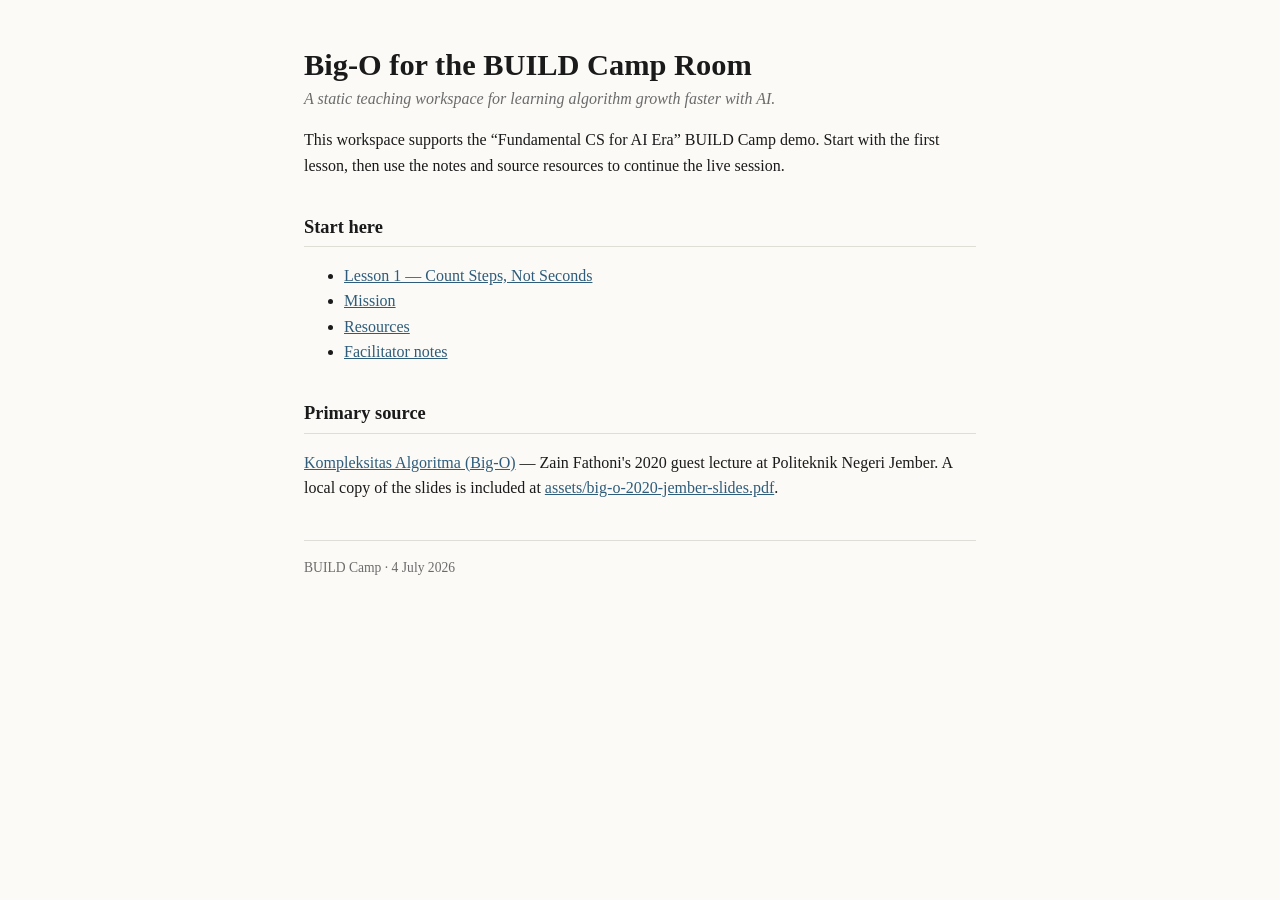
<file: index.html>
<!DOCTYPE html>
<html lang="en">
<head>
<meta charset="utf-8">
<meta name="viewport" content="width=device-width, initial-scale=1">
<title>Big-O for the BUILD Camp Room</title>
<link rel="stylesheet" href="assets/lesson.css">
</head>
<body>
<main>
<h1>Big-O for the BUILD Camp Room</h1>
<p class="sub">A static teaching workspace for learning algorithm growth faster with AI.</p>

<p>This workspace supports the “Fundamental CS for AI Era” BUILD Camp demo. Start with the first lesson, then use the notes and source resources to continue the live session.</p>

<h2>Start here</h2>
<ul>
  <li><a href="lessons/0001-count-steps-not-seconds.html">Lesson 1 — Count Steps, Not Seconds</a></li>
  <li><a href="MISSION.md">Mission</a></li>
  <li><a href="RESOURCES.md">Resources</a></li>
  <li><a href="NOTES.md">Facilitator notes</a></li>
</ul>

<h2>Primary source</h2>
<p><a href="https://zainf.dev/big-o">Kompleksitas Algoritma (Big-O)</a> — Zain Fathoni's 2020 guest lecture at Politeknik Negeri Jember. A local copy of the slides is included at <a href="assets/big-o-2020-jember-slides.pdf">assets/big-o-2020-jember-slides.pdf</a>.</p>

<p class="foot">BUILD Camp · 4 July 2026</p>
</main>
</body>
</html>
</file>
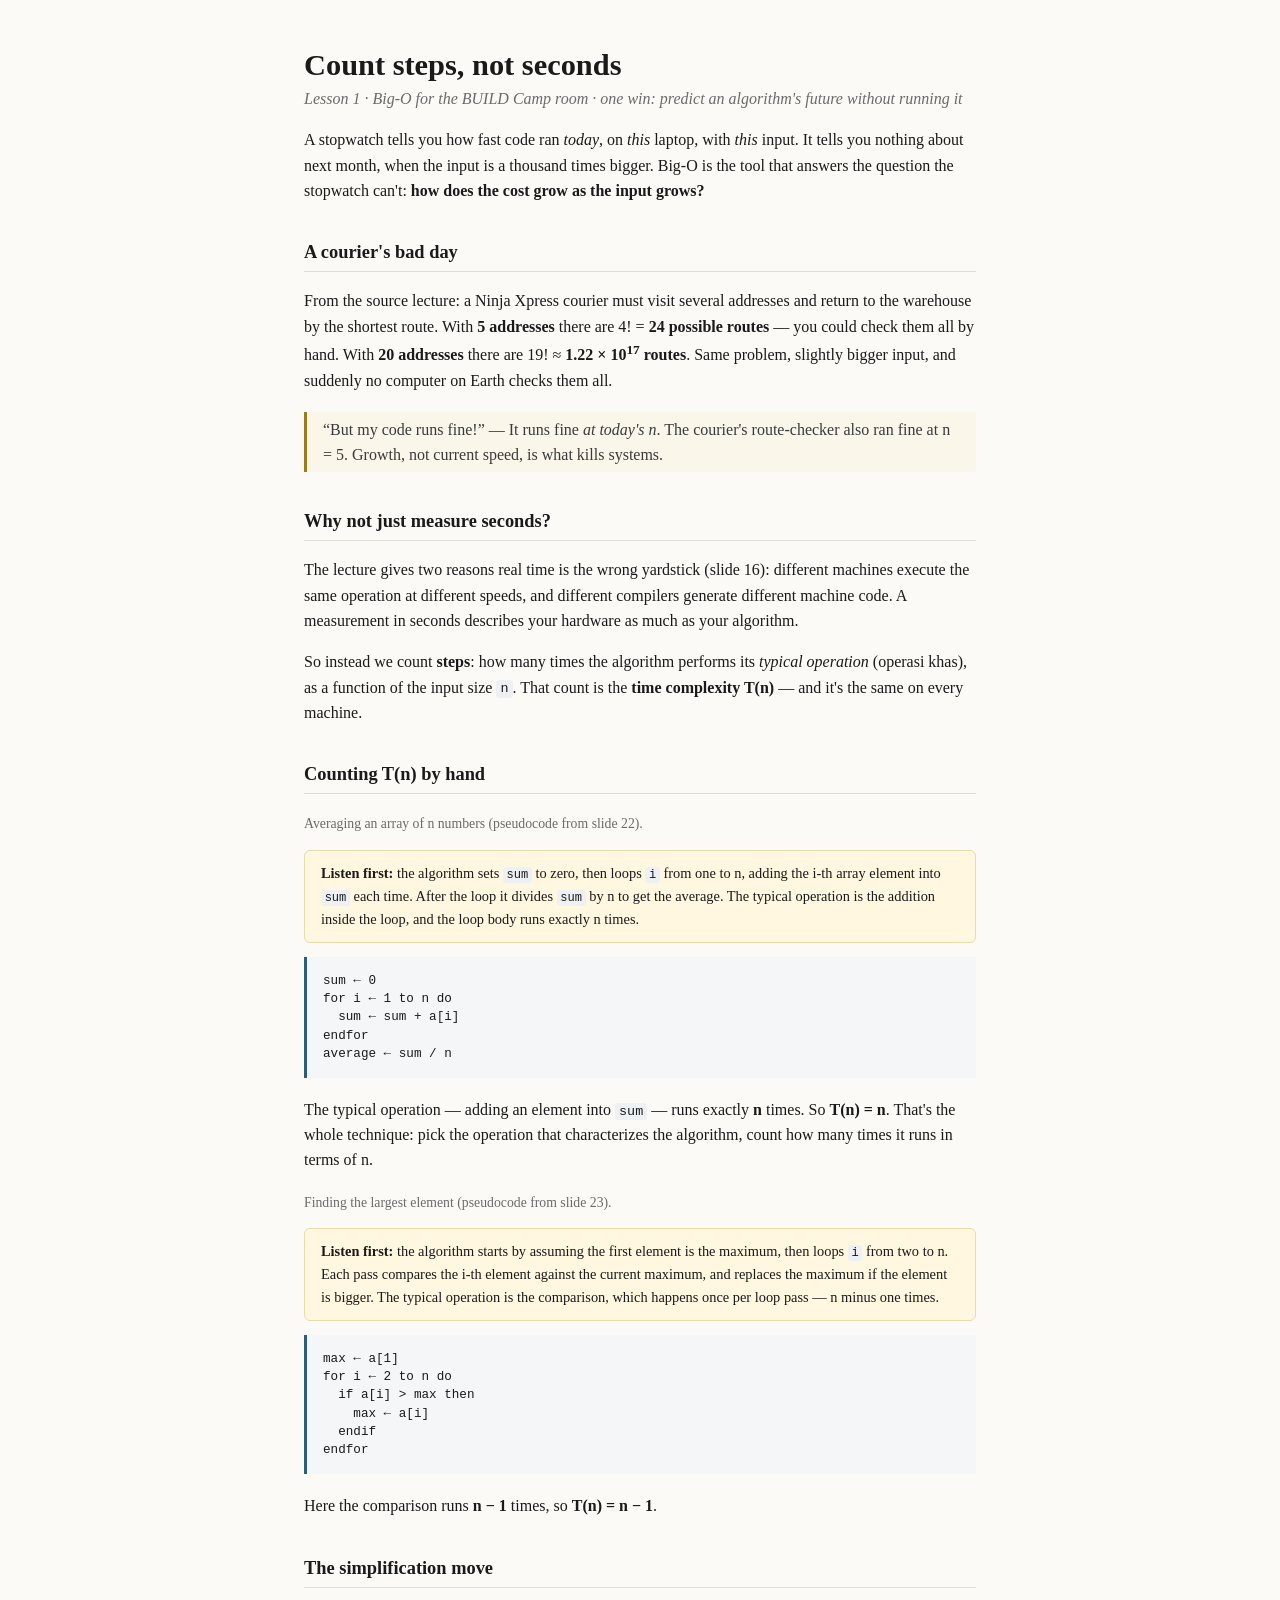
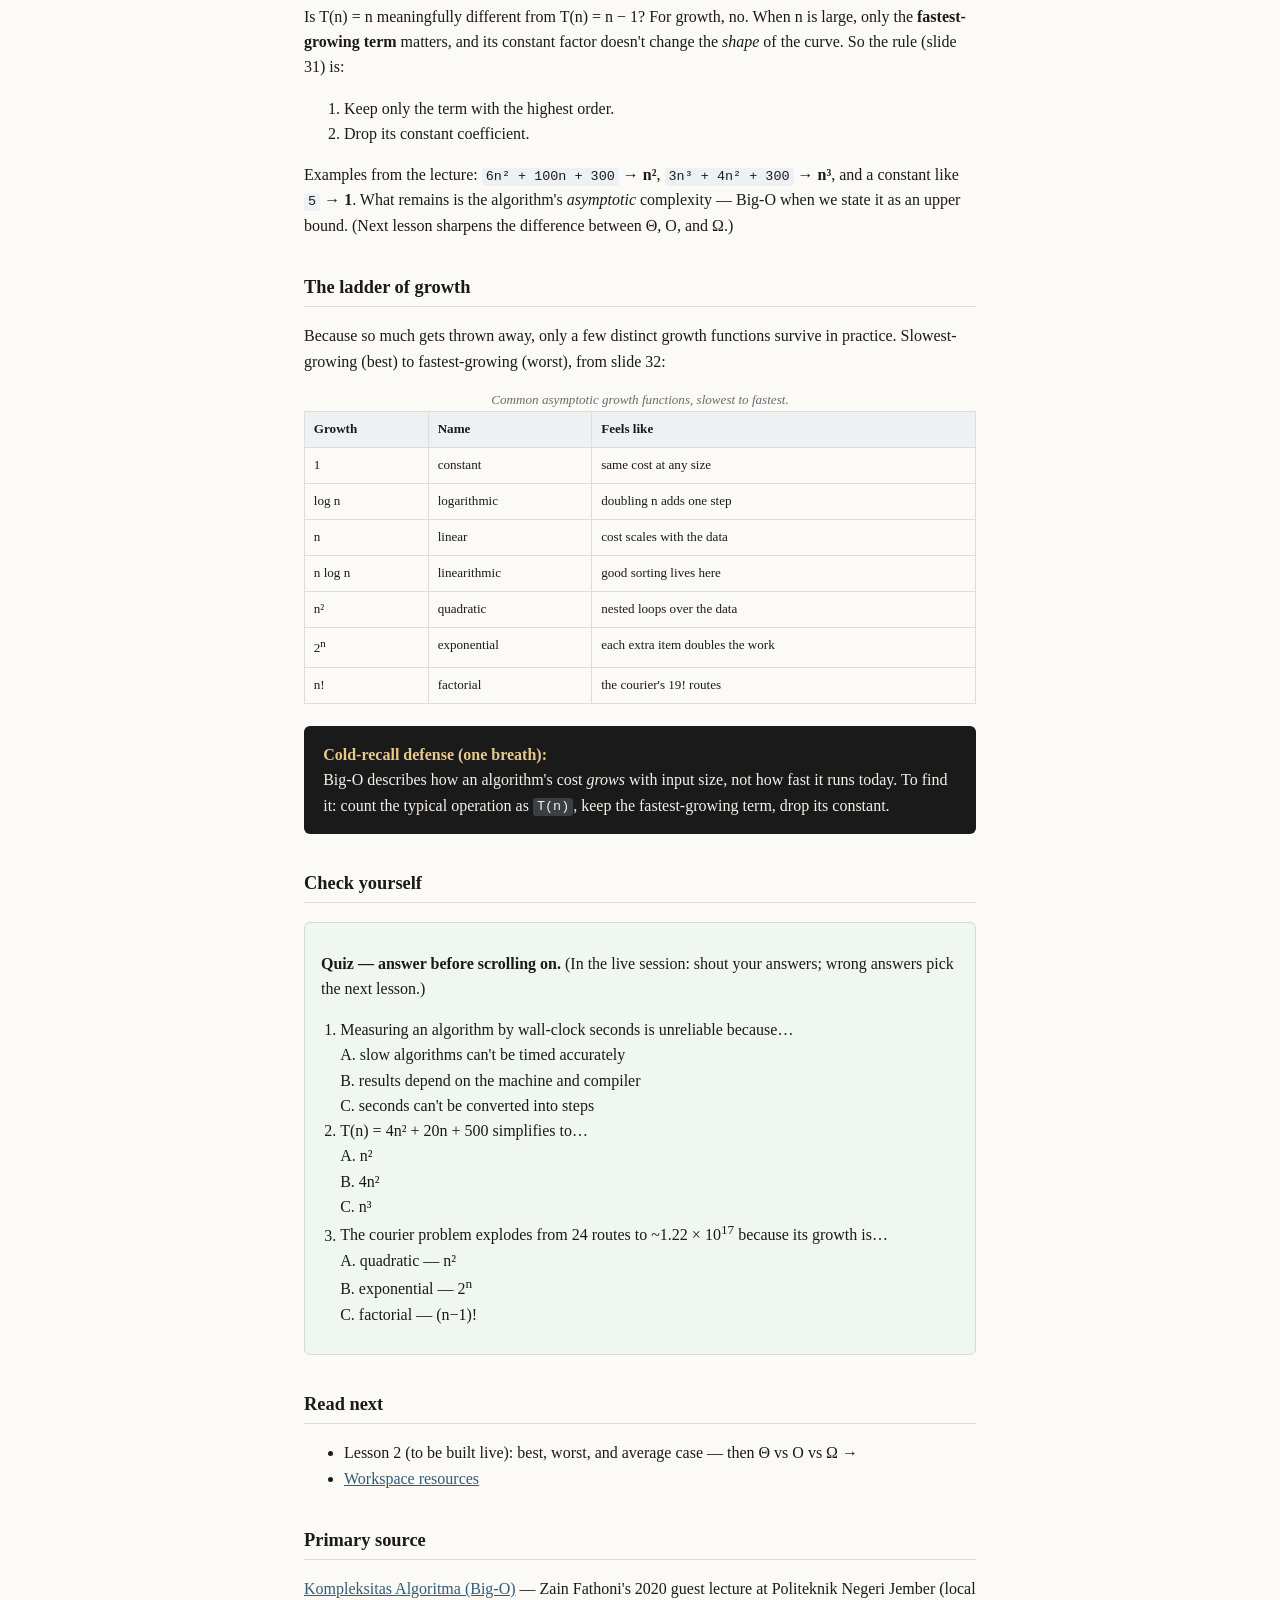
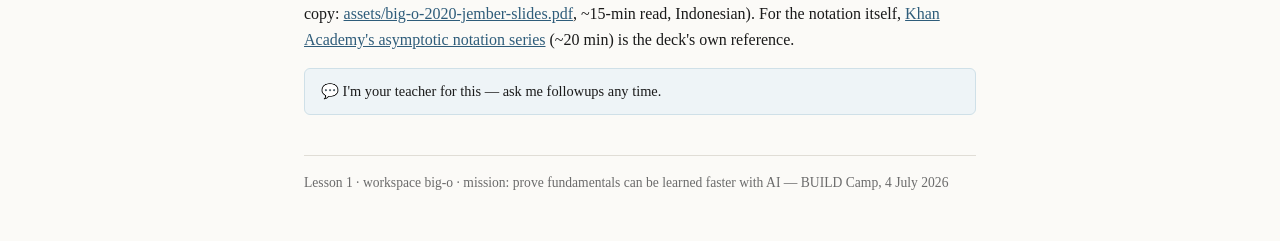
<file: lessons/0001-count-steps-not-seconds.html>
<!DOCTYPE html>
<html lang="en">
<head>
<meta charset="utf-8">
<meta name="viewport" content="width=device-width, initial-scale=1">
<title>Lesson 1 — Count Steps, Not Seconds</title>
<link rel="stylesheet" href="../assets/lesson.css">
</head>
<body>
<a class="skip" href="#lesson-main">Skip to lesson content</a>
<main id="lesson-main">

<h1>Count steps, not seconds</h1>
<p class="sub">Lesson 1 · Big-O for the BUILD Camp room · one win: predict an algorithm's future without running it</p>

<p>A stopwatch tells you how fast code ran <em>today</em>, on <em>this</em> laptop, with <em>this</em> input. It tells you nothing about next month, when the input is a thousand times bigger. Big-O is the tool that answers the question the stopwatch can't: <strong>how does the cost grow as the input grows?</strong></p>

<h2>A courier's bad day</h2>

<p>From the source lecture: a Ninja Xpress courier must visit several addresses and return to the warehouse by the shortest route. With <strong>5 addresses</strong> there are 4! = <strong>24 possible routes</strong> — you could check them all by hand. With <strong>20 addresses</strong> there are 19! ≈ <strong>1.22 × 10<sup>17</sup> routes</strong>. Same problem, slightly bigger input, and suddenly no computer on Earth checks them all.</p>

<blockquote>“But my code runs fine!” — It runs fine <em>at today's n</em>. The courier's route-checker also ran fine at n = 5. Growth, not current speed, is what kills systems.</blockquote>

<h2>Why not just measure seconds?</h2>

<p>The lecture gives two reasons real time is the wrong yardstick (slide 16): different machines execute the same operation at different speeds, and different compilers generate different machine code. A measurement in seconds describes your hardware as much as your algorithm.</p>

<p>So instead we count <strong>steps</strong>: how many times the algorithm performs its <em>typical operation</em> (operasi khas), as a function of the input size <code>n</code>. That count is the <strong>time complexity T(n)</strong> — and it's the same on every machine.</p>

<h2>Counting T(n) by hand</h2>

<figure>
  <figcaption>Averaging an array of n numbers (pseudocode from slide 22).</figcaption>
  <p class="listen"><b>Listen first:</b> the algorithm sets <code>sum</code> to zero, then loops <code>i</code> from one to n, adding the i-th array element into <code>sum</code> each time. After the loop it divides <code>sum</code> by n to get the average. The typical operation is the addition inside the loop, and the loop body runs exactly n times.</p>
  <pre aria-hidden="true">sum ← 0
for i ← 1 to n do
  sum ← sum + a[i]
endfor
average ← sum / n</pre>
</figure>

<p>The typical operation — adding an element into <code>sum</code> — runs exactly <strong>n</strong> times. So <strong>T(n) = n</strong>. That's the whole technique: pick the operation that characterizes the algorithm, count how many times it runs in terms of n.</p>

<figure>
  <figcaption>Finding the largest element (pseudocode from slide 23).</figcaption>
  <p class="listen"><b>Listen first:</b> the algorithm starts by assuming the first element is the maximum, then loops <code>i</code> from two to n. Each pass compares the i-th element against the current maximum, and replaces the maximum if the element is bigger. The typical operation is the comparison, which happens once per loop pass — n minus one times.</p>
  <pre aria-hidden="true">max ← a[1]
for i ← 2 to n do
  if a[i] > max then
    max ← a[i]
  endif
endfor</pre>
</figure>

<p>Here the comparison runs <strong>n − 1</strong> times, so <strong>T(n) = n − 1</strong>.</p>

<h2>The simplification move</h2>

<p>Is T(n) = n meaningfully different from T(n) = n − 1? For growth, no. When n is large, only the <strong>fastest-growing term</strong> matters, and its constant factor doesn't change the <em>shape</em> of the curve. So the rule (slide 31) is:</p>

<ol>
  <li>Keep only the term with the highest order.</li>
  <li>Drop its constant coefficient.</li>
</ol>

<p>Examples from the lecture: <code>6n² + 100n + 300</code> → <strong>n²</strong>, <code>3n³ + 4n² + 300</code> → <strong>n³</strong>, and a constant like <code>5</code> → <strong>1</strong>. What remains is the algorithm's <em>asymptotic</em> complexity — Big-O when we state it as an upper bound. (Next lesson sharpens the difference between Θ, O, and Ω.)</p>

<h2>The ladder of growth</h2>

<p>Because so much gets thrown away, only a few distinct growth functions survive in practice. Slowest-growing (best) to fastest-growing (worst), from slide 32:</p>

<table>
  <caption class="sub">Common asymptotic growth functions, slowest to fastest.</caption>
  <tr><th>Growth</th><th>Name</th><th>Feels like</th></tr>
  <tr><td>1</td><td>constant</td><td>same cost at any size</td></tr>
  <tr><td>log n</td><td>logarithmic</td><td>doubling n adds one step</td></tr>
  <tr><td>n</td><td>linear</td><td>cost scales with the data</td></tr>
  <tr><td>n log n</td><td>linearithmic</td><td>good sorting lives here</td></tr>
  <tr><td>n²</td><td>quadratic</td><td>nested loops over the data</td></tr>
  <tr><td>2<sup>n</sup></td><td>exponential</td><td>each extra item doubles the work</td></tr>
  <tr><td>n!</td><td>factorial</td><td>the courier's 19! routes</td></tr>
</table>

<div class="defense">
<b>Cold-recall defense (one breath):</b><br>
Big-O describes how an algorithm's cost <em>grows</em> with input size, not how fast it runs today. To find it: count the typical operation as <code>T(n)</code>, keep the fastest-growing term, drop its constant.
</div>

<h2>Check yourself</h2>

<div class="quiz">
<p><strong>Quiz — answer before scrolling on.</strong> (In the live session: shout your answers; wrong answers pick the next lesson.)</p>
<ol>
  <li>Measuring an algorithm by wall-clock seconds is unreliable because…<br>
      A. slow algorithms can't be timed accurately<br>
      B. results depend on the machine and compiler<br>
      C. seconds can't be converted into steps</li>
  <li>T(n) = 4n² + 20n + 500 simplifies to…<br>
      A. n²<br>
      B. 4n²<br>
      C. n³</li>
  <li>The courier problem explodes from 24 routes to ~1.22 × 10<sup>17</sup> because its growth is…<br>
      A. quadratic — n²<br>
      B. exponential — 2<sup>n</sup><br>
      C. factorial — (n−1)!</li>
</ol>
</div>

<h2>Read next</h2>
<ul>
  <li>Lesson 2 (to be built live): best, worst, and average case — then Θ vs O vs Ω →</li>
  <li><a href="../RESOURCES.md">Workspace resources</a></li>
</ul>

<h2>Primary source</h2>
<p><a href="https://zainf.dev/big-o">Kompleksitas Algoritma (Big-O)</a> — Zain Fathoni's 2020 guest lecture at Politeknik Negeri Jember (local copy: <a href="../assets/big-o-2020-jember-slides.pdf">assets/big-o-2020-jember-slides.pdf</a>, ~15-min read, Indonesian). For the notation itself, <a href="https://www.khanacademy.org/computing/computer-science/algorithms/asymptotic-notation/a/asymptotic-notation">Khan Academy's asymptotic notation series</a> (~20 min) is the deck's own reference.</p>

<p class="ask">💬 I'm your teacher for this — ask me followups any time.</p>

<p class="foot">Lesson 1 · workspace big-o · mission: prove fundamentals can be learned faster with AI — BUILD Camp, 4 July 2026</p>
</main>
</body>
</html>
</file>
<file: assets/lesson.css>
/* Shared lesson stylesheet for the big-o teach workspace.
   Factored from the /teach canonical lesson baseline (lesson-template.html).
   Must keep working over file:// and plain static hosting — no build step. */
:root { --ink:#1a1a1a; --muted:#6b6b6b; --rule:#e0ddd6; --accent:#2e5c7a;
        --add:#2e7d32; --del:#b23b3b; --warn:#9a7d1f; }
body { font-family:"Iowan Old Style","Palatino Linotype",Palatino,Georgia,serif;
       max-width:42rem; margin:3rem auto; padding:0 1.5rem; color:var(--ink);
       line-height:1.58; background:#fbfaf7; }
h1 { font-size:1.9rem; line-height:1.15; margin-bottom:.2rem; }
.sub { color:var(--muted); font-style:italic; margin-top:0; }
h2 { font-size:1.15rem; margin-top:2.2rem; border-bottom:1px solid var(--rule);
     padding-bottom:.25rem; }
h3 { font-size:1rem; margin-top:1.5rem; color:var(--accent); }
code { font-family:"SF Mono",Menlo,Consolas,monospace; font-size:.84em;
       background:#eef1f4; padding:.1em .3em; border-radius:3px; }
figure { margin:1.2rem 0; }
figcaption { font-size:.86rem; color:var(--muted); margin-bottom:.35rem; }
pre { background:#f4f6f8; border-left:3px solid var(--accent); padding:.9rem 1rem;
      overflow-x:auto; font-family:"SF Mono",Menlo,Consolas,monospace; font-size:.79rem;
      line-height:1.45; }
blockquote { border-left:3px solid var(--warn); margin:1.2rem 0; padding:.3rem 1rem;
             color:#3a3a3a; background:#faf6ea; }
table { border-collapse:collapse; width:100%; font-size:.82rem; margin:1rem 0; }
th,td { border:1px solid var(--rule); padding:.45rem .55rem; text-align:left; vertical-align:top; }
th { background:#eef1f4; }
.defense { background:#1a1a1a; color:#f4f1e8; padding:1rem 1.2rem; border-radius:6px;
           margin:1.4rem 0; }
.defense b { color:#e8c98a; }
/* REQUIRED: re-assert code color inside the dark box so it isn't light-on-light */
.defense code { background:#3a3f44; color:#f4f1e8; }
a { color:var(--accent); }
.add { color:var(--add); } .del { color:var(--del); }
.foot { margin-top:2.5rem; border-top:1px solid var(--rule); padding-top:1rem;
        font-size:.85rem; color:var(--muted); }
.ask { background:#eef4f7; border:1px solid #cfe0e8; border-radius:6px;
       padding:.7rem 1rem; font-size:.9rem; }
.listen { background:#fff7df; border:1px solid #eadca8; border-radius:6px;
          padding:.7rem 1rem; font-size:.9rem; }
.quiz { background:#f0f7f0; border:1px solid #cfe0cf; border-radius:6px;
        padding:.7rem 1rem; margin:1.2rem 0; }
.quiz ol { padding-left:1.2rem; }
.skip { position:absolute; left:-999px; top:auto; width:1px; height:1px; overflow:hidden; }
.skip:focus { left:1rem; top:1rem; width:auto; height:auto; padding:.5rem .7rem;
              background:#fff; border:2px solid var(--accent); border-radius:4px; z-index:1; }
.vsc { font-family:"SF Mono",Menlo,Consolas,monospace; font-size:.72rem;
       text-decoration:none; background:#eef1f4; border:1px solid #cfe0e8;
       border-radius:4px; padding:.08em .45em; white-space:nowrap; color:var(--accent); }
.vsc:hover { background:#dbe7ef; }
.gh { font-family:"SF Mono",Menlo,Consolas,monospace; font-size:.7rem;
      text-decoration:none; background:#1a1a1a; color:#f4f1e8;
      border-radius:4px; padding:.08em .4em; white-space:nowrap; }
.gh:hover { background:#333; }
.srcline { margin:.35rem 0 0; font-size:.78rem; color:var(--muted); }
</file>
